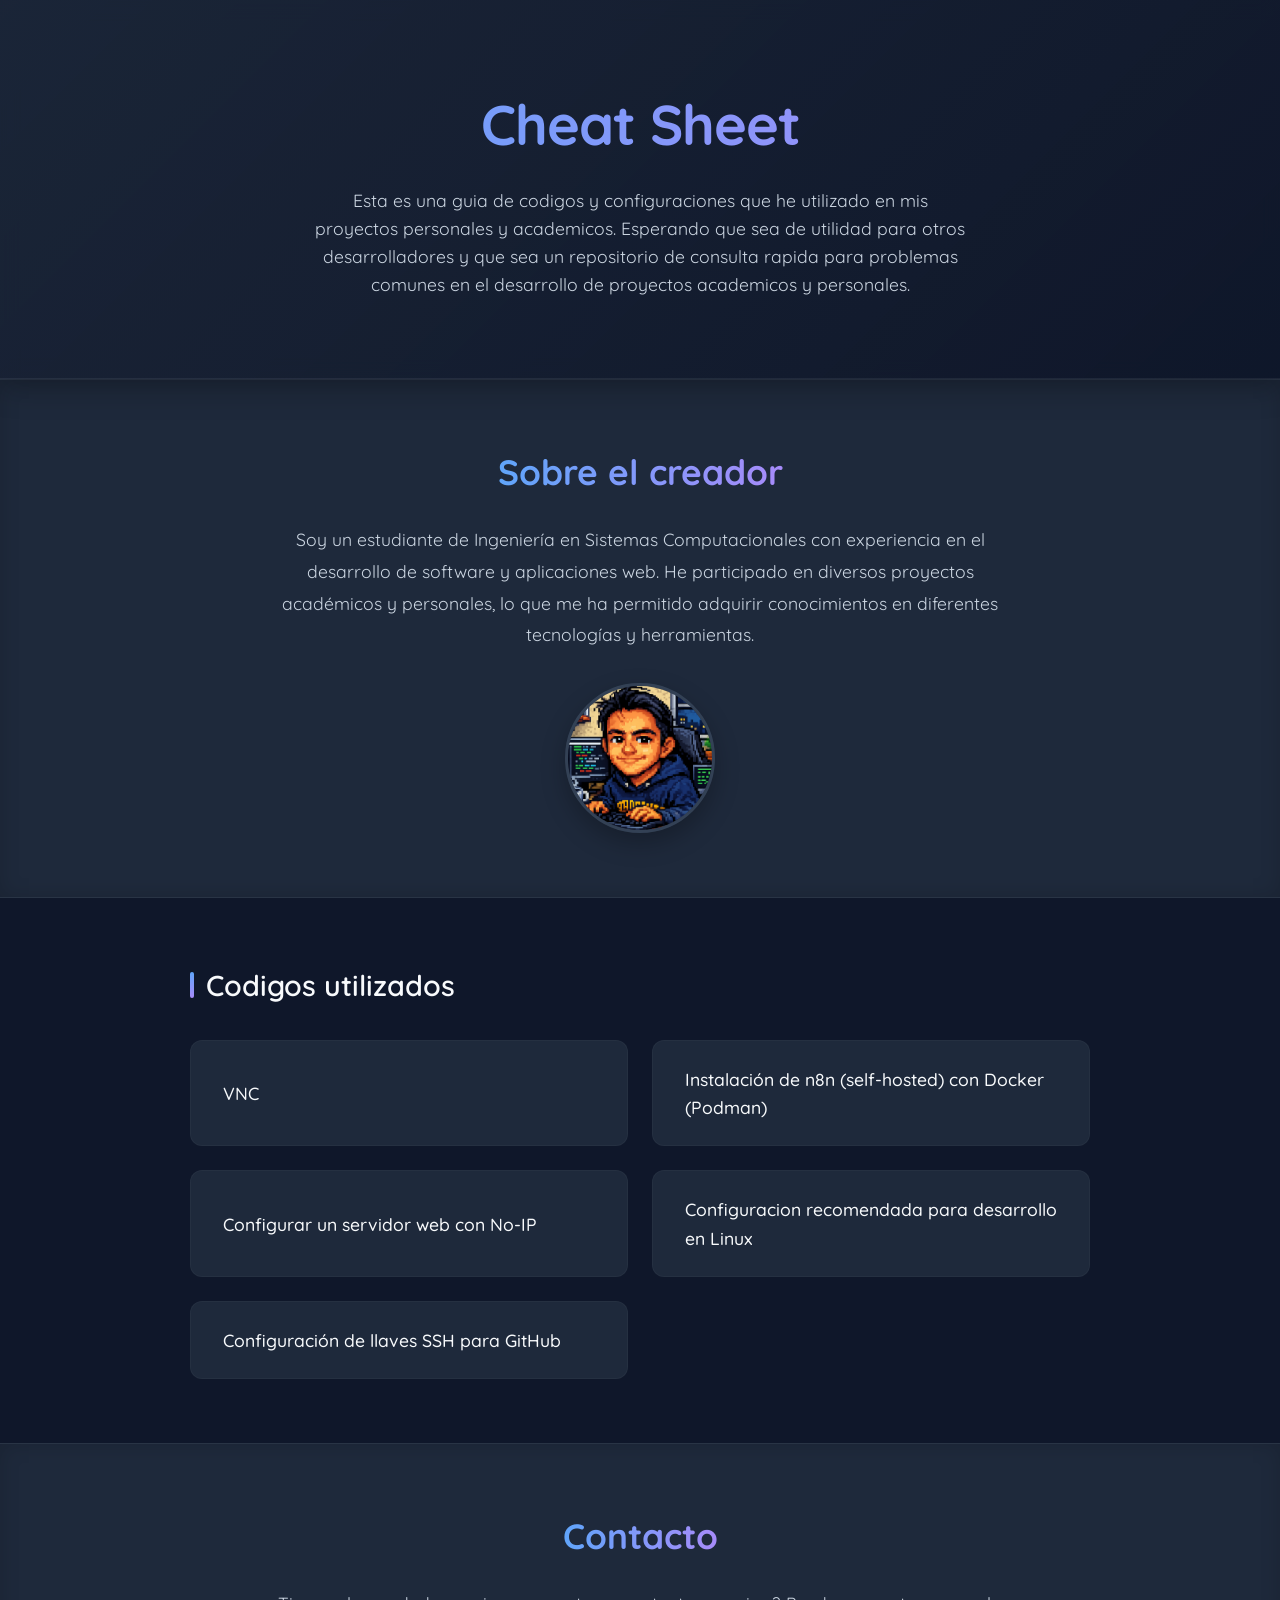
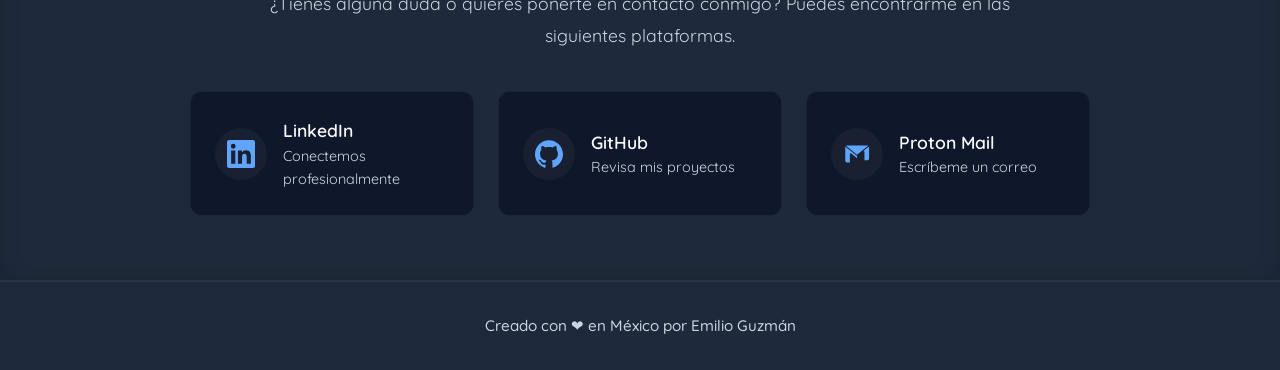
<file: index.html>
<!DOCTYPE html>
<html lang="en">

<head>
    <meta charset="UTF-8">
    <link rel="stylesheet" href="style.css">
    <meta name="viewport" content="width=device-width, initial-scale=1.0">
    <title> Hojas de trampa </title>
</head>

<body>

    <header class="container">
        <div class="interior-contenedor">
            <h1 class="title-container"> Cheat Sheet</h1>
            <p class="subtitle-container">
                Esta es una guia de codigos y configuraciones que he utilizado en mis proyectos personales y academicos.
                Esperando que
                sea de utilidad para otros desarrolladores y que sea un repositorio de consulta rapida para problemas
                comunes en el
                desarrollo de proyectos academicos y personales.
            </p>
        </div>
    </header>

    <section class="container">
        <div class="interior-contenedor">
            <h1 class="title-container"> Sobre el creador </h1>
            <p class="subtitle-creador">
                Soy un estudiante de Ingeniería en Sistemas Computacionales con experiencia en el desarrollo de software
                y
                aplicaciones web. He participado en diversos proyectos académicos y personales, lo que me ha permitido
                adquirir conocimientos en diferentes tecnologías y herramientas.
            </p>

            <div class="contenedor-imagen">
                <img src="img/pixelart.png" alt="" class="imagen-creador">
            </div>
        </div>

    </section>

    <main class="container">
        <div class="interior-contenedor">
            <p class="title-container"> Codigos utilizados </p>
            <ul class="list-sheets">
                <li class="list-element"><a href="cheatsheets/vnc/vnc.html" class="link-list"> VNC </a></li>
                <li class="list-element"><a href="cheatsheets/n8n/n8n.html" class="link-list"> Instalación de n8n (self-hosted) con Docker (Podman) </a></li>
                <li class="list-element"><a href="" class="link-list"> Configurar un servidor web con No-IP</a></li>
                <li class="list-element"><a href="" class="link-list"> Configuracion recomendada para desarrollo en
                        Linux</a></li>
                <li class="list-element"><a href="" class="link-list">Configuración de llaves SSH para GitHub</a></li>
            </ul>
        </div>
    </main>

    <section class="container contacto">
        <div class="interior-contenedor">
            <h1 class="title-container"> Contacto </h1>
            <p class="subtitle-creador">
                ¿Tienes alguna duda o quieres ponerte en contacto conmigo? Puedes encontrarme en las siguientes
                plataformas.
            </p>

            <div class="contacto-grid">
                <a href="https://www.linkedin.com/" class="contacto-card" target="_blank" rel="noopener noreferrer">
                    <span class="contacto-icono">
                        <svg xmlns="http://www.w3.org/2000/svg" width="28" height="28" viewBox="0 0 24 24"
                            fill="currentColor">
                            <path
                                d="M20.447 20.452h-3.554v-5.569c0-1.328-.027-3.037-1.852-3.037-1.853 0-2.136 1.445-2.136 2.939v5.667H9.351V9h3.414v1.561h.046c.477-.9 1.637-1.85 3.37-1.85 3.601 0 4.267 2.37 4.267 5.455v6.286zM5.337 7.433a2.062 2.062 0 0 1-2.063-2.065 2.064 2.064 0 1 1 2.063 2.065zm1.782 13.019H3.555V9h3.564v11.452zM22.225 0H1.771C.792 0 0 .774 0 1.729v20.542C0 23.227.792 24 1.771 24h20.451C23.2 24 24 23.227 24 22.271V1.729C24 .774 23.2 0 22.225 0z" />
                        </svg>
                    </span>
                    <span class="contacto-texto">
                        <span class="contacto-nombre">LinkedIn</span>
                        <span class="contacto-detalle">Conectemos profesionalmente</span>
                    </span>
                </a>

                <a href="https://github.com/" class="contacto-card" target="_blank" rel="noopener noreferrer">
                    <span class="contacto-icono">
                        <svg xmlns="http://www.w3.org/2000/svg" width="28" height="28" viewBox="0 0 24 24"
                            fill="currentColor">
                            <path
                                d="M12 .297c-6.63 0-12 5.373-12 12 0 5.303 3.438 9.8 8.205 11.385.6.113.82-.258.82-.577 0-.285-.01-1.04-.015-2.04-3.338.724-4.042-1.61-4.042-1.61C4.422 18.07 3.633 17.7 3.633 17.7c-1.087-.744.084-.729.084-.729 1.205.084 1.838 1.236 1.838 1.236 1.07 1.835 2.809 1.305 3.495.998.108-.776.417-1.305.76-1.605-2.665-.3-5.466-1.332-5.466-5.93 0-1.31.465-2.38 1.235-3.22-.135-.303-.54-1.523.105-3.176 0 0 1.005-.322 3.3 1.23.96-.267 1.98-.399 3-.405 1.02.006 2.04.138 3 .405 2.28-1.552 3.285-1.23 3.285-1.23.645 1.653.24 2.873.12 3.176.765.84 1.23 1.91 1.23 3.22 0 4.61-2.805 5.625-5.475 5.92.42.36.81 1.096.81 2.22 0 1.606-.015 2.896-.015 3.286 0 .315.21.69.825.57C20.565 22.092 24 17.592 24 12.297c0-6.627-5.373-12-12-12" />
                        </svg>
                    </span>
                    <span class="contacto-texto">
                        <span class="contacto-nombre">GitHub</span>
                        <span class="contacto-detalle">Revisa mis proyectos</span>
                    </span>
                </a>

                <a href="mailto:emilioag2703@proton.me" class="contacto-card">
                    <span class="contacto-icono">
                        <svg xmlns="http://www.w3.org/2000/svg" width="28" height="28" viewBox="0 0 24 24"
                            fill="currentColor">
                            <path
                                d="M12.083 13.62L1.92 5.51v12.31a1.49 1.49 0 0 0 1.49 1.49h2.475v-7.108a.75.75 0 0 1 1.215-.59l4.983 3.977zm.083.066l4.998-3.99a.75.75 0 0 1 1.216.587v7.117h2.475a1.49 1.49 0 0 0 1.49-1.49V5.51l-2.32 1.852zM20.59 4.69H3.41a1.49 1.49 0 0 0-.93.326l9.51 7.587 9.51-7.587a1.49 1.49 0 0 0-.91-.326z" />
                        </svg>
                    </span>
                    <span class="contacto-texto">
                        <span class="contacto-nombre">Proton Mail</span>
                        <span class="contacto-detalle">Escríbeme un correo</span>
                    </span>
                </a>
            </div>
        </div>
    </section>

    <footer class="container">
        <div class="interior-contenedor">
            <p class="texto-footer"> Creado con &#10084; en México por Emilio Guzmán </p>
        </div>
    </footer>
</body>

</html>
</file>
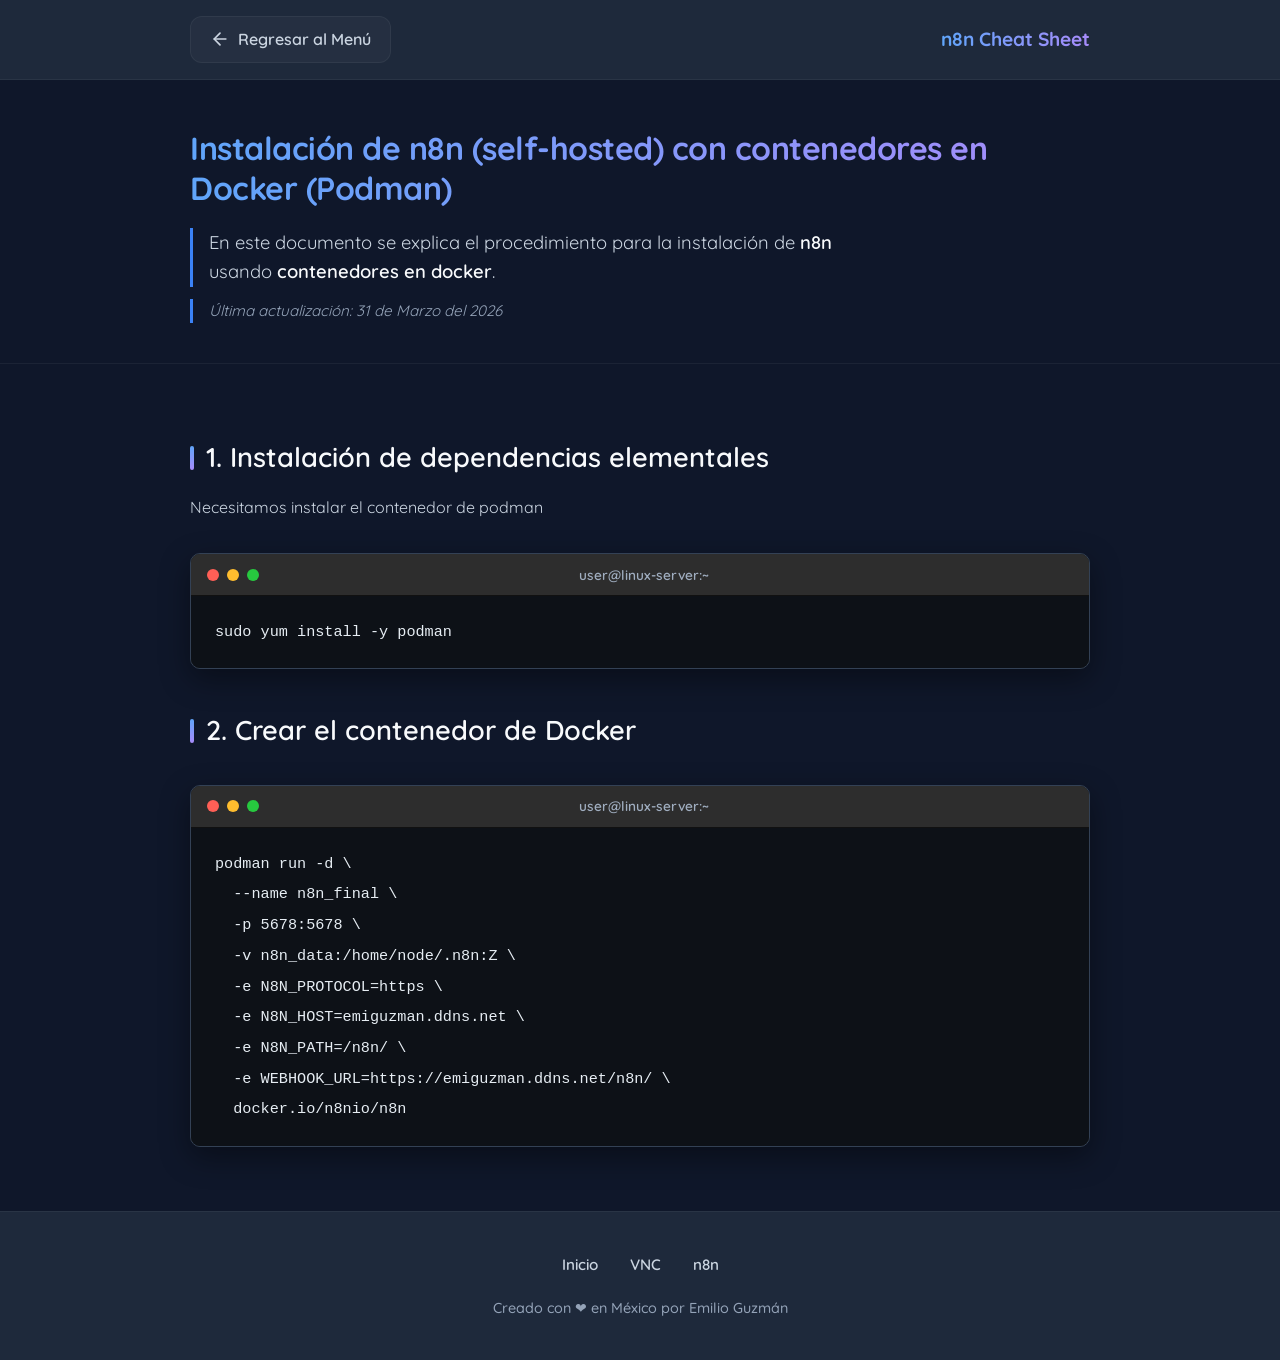
<file: cheatsheets/n8n/n8n.html>
<!DOCTYPE html>
<html lang="en">

<head>
    <meta charset="UTF-8">
    <meta name="viewport" content="width=device-width, initial-scale=1.0">
    <link rel="stylesheet" href="../generals.css">
    <title> n8n | Cheatsheet</title>
</head>

<body>
    <nav class="navbar container">
        <div class="interior-contenedor navbar-content">
            <a href="../../index.html" class="btn-back">
                <svg xmlns="http://www.w3.org/2000/svg" width="20" height="20" viewBox="0 0 24 24" fill="none"
                    stroke="currentColor" stroke-width="2" stroke-linecap="round" stroke-linejoin="round">
                    <line x1="19" y1="12" x2="5" y2="12"></line>
                    <polyline points="12 19 5 12 12 5"></polyline>
                </svg>
                Regresar al Menú
            </a>
            <span class="navbar-title">n8n Cheat Sheet</span>
        </div>
    </nav>

    <header class="container">
        <div class="interior-contenedor">
            <p class="title-container"> Instalación de n8n (self-hosted) con contenedores en Docker (Podman) </p>
            <p class="subtitle-container">
                En este documento se explica el procedimiento para la instalación de <strong>n8n</strong> usando
                <strong>contenedores en docker</strong>.
            </p>
            <p class="subtitle-container">
                Última actualización: 31 de Marzo del 2026
            </p>
        </div>
    </header>

    <main class="container">
        <div class="interior-contenedor">

            <h2 class="title-container"> 1. Instalación de dependencias elementales</h2>
            <p> Necesitamos instalar el contenedor de podman </p>

            <div class="linux-terminal">
                <div class="linux-terminal-header">
                    <div class="terminal-actions">
                        <div class="terminal-action close"></div>
                        <div class="terminal-action minimize"></div>
                        <div class="terminal-action maximize"></div>
                    </div>
                    <div class="terminal-title">user@linux-server:~</div>
                </div>
                <div class="linux-terminal-content">
                    <p class="code-line">sudo yum install -y podman</p>
                </div>
            </div>

            <h2 class="title-container"> 2. Crear el contenedor de Docker</h2>

            <div class="linux-terminal">
                <div class="linux-terminal-header">
                    <div class="terminal-actions">
                        <div class="terminal-action close"></div>
                        <div class="terminal-action minimize"></div>
                        <div class="terminal-action maximize"></div>
                    </div>
                    <div class="terminal-title">user@linux-server:~</div>
                </div>
                <div class="linux-terminal-content">
                    <p class="code-line">podman run -d \</p>
                    <p class="code-line">  --name n8n_final \</p>
                    <p class="code-line">  -p 5678:5678 \</p>
                    <p class="code-line">  -v n8n_data:/home/node/.n8n:Z \</p>
                    <p class="code-line">  -e N8N_PROTOCOL=https \</p>
                    <p class="code-line">  -e N8N_HOST=emiguzman.ddns.net \</p>
                    <p class="code-line">  -e N8N_PATH=/n8n/ \</p>
                    <p class="code-line">  -e WEBHOOK_URL=https://emiguzman.ddns.net/n8n/ \</p>
                    <p class="code-line">  docker.io/n8nio/n8n</p>
                </div>
            </div>

        </div>
    </main>

    <footer class="container">
        <div class="interior-contenedor">
            <ul class="footer-nav">
                <li><a href="../../index.html">Inicio</a></li>
                <li><a href="../vnc/vnc.html">VNC</a></li>
                <li><a href="../n8n/n8n.html">n8n</a></li>
            </ul>
            <p class="texto-footer"> Creado con &#10084; en México por Emilio Guzmán </p>
        </div>
    </footer>
</body>

</html>
</file>
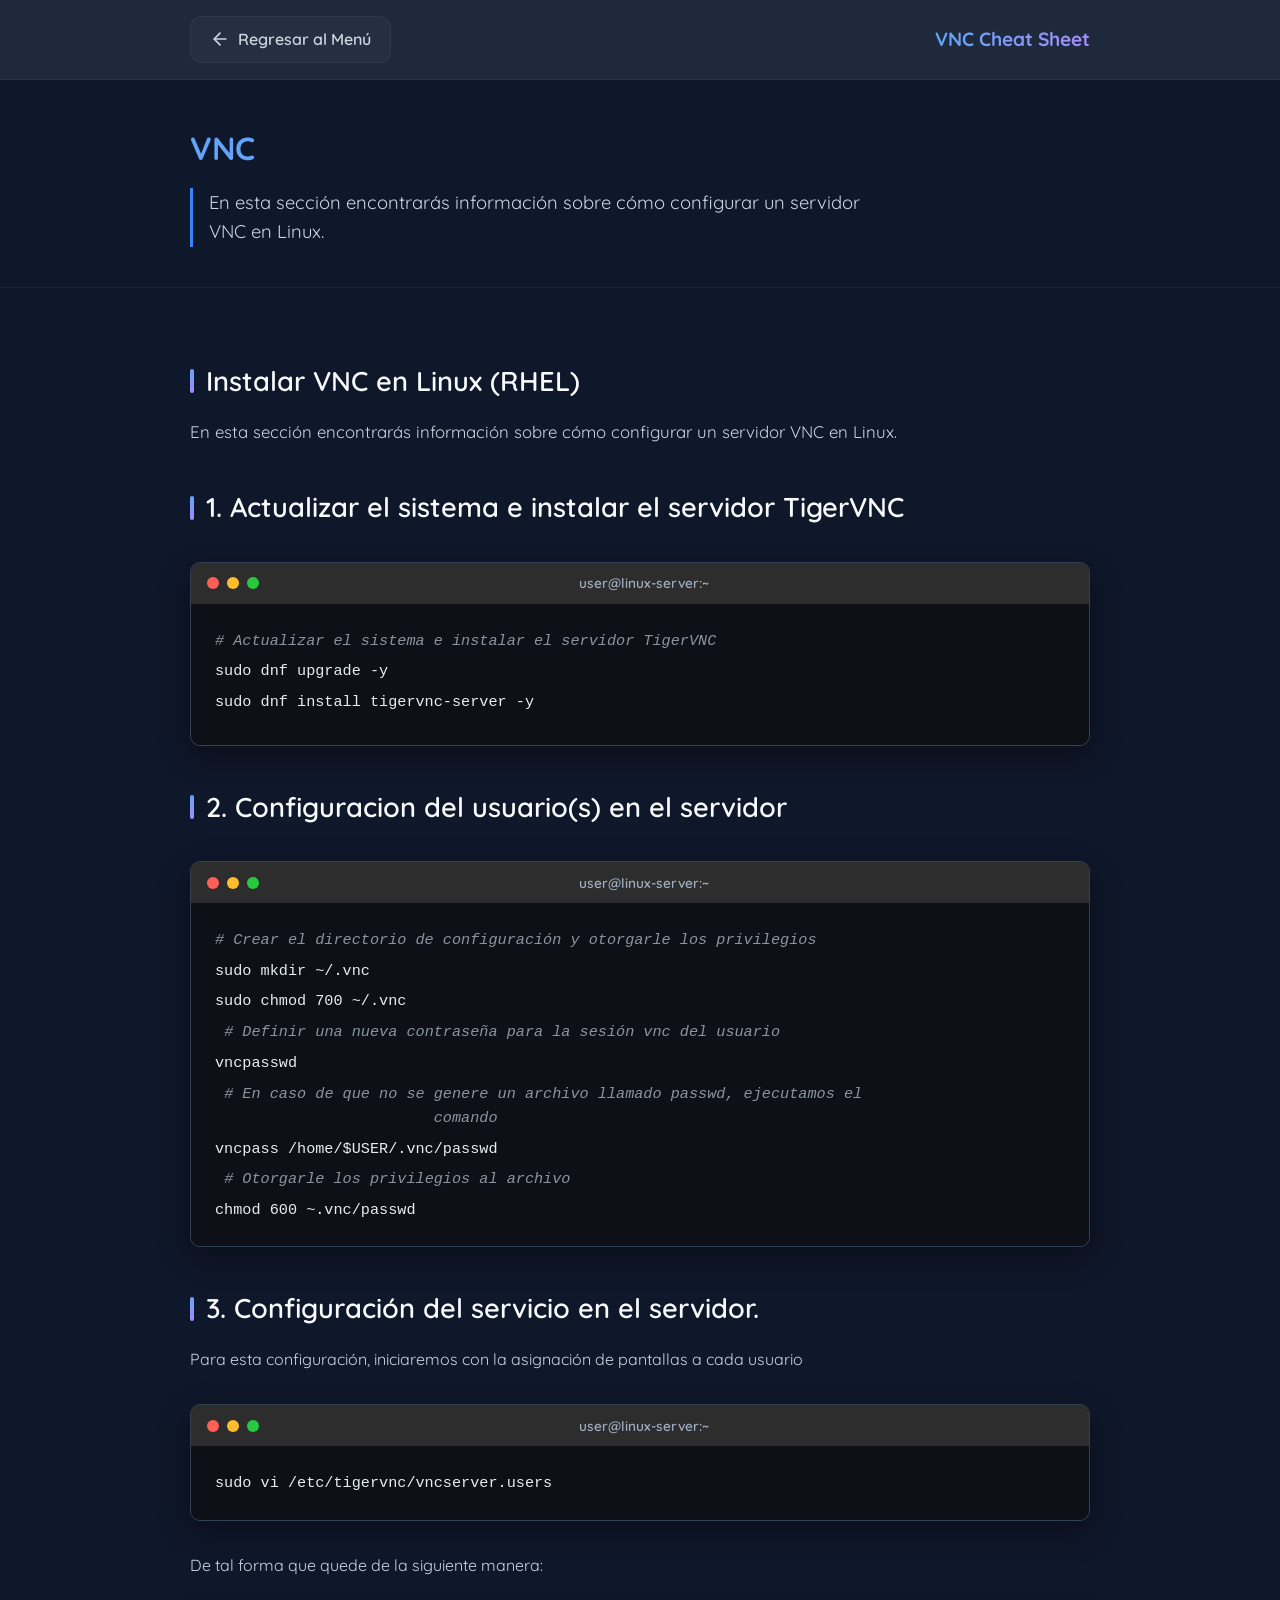
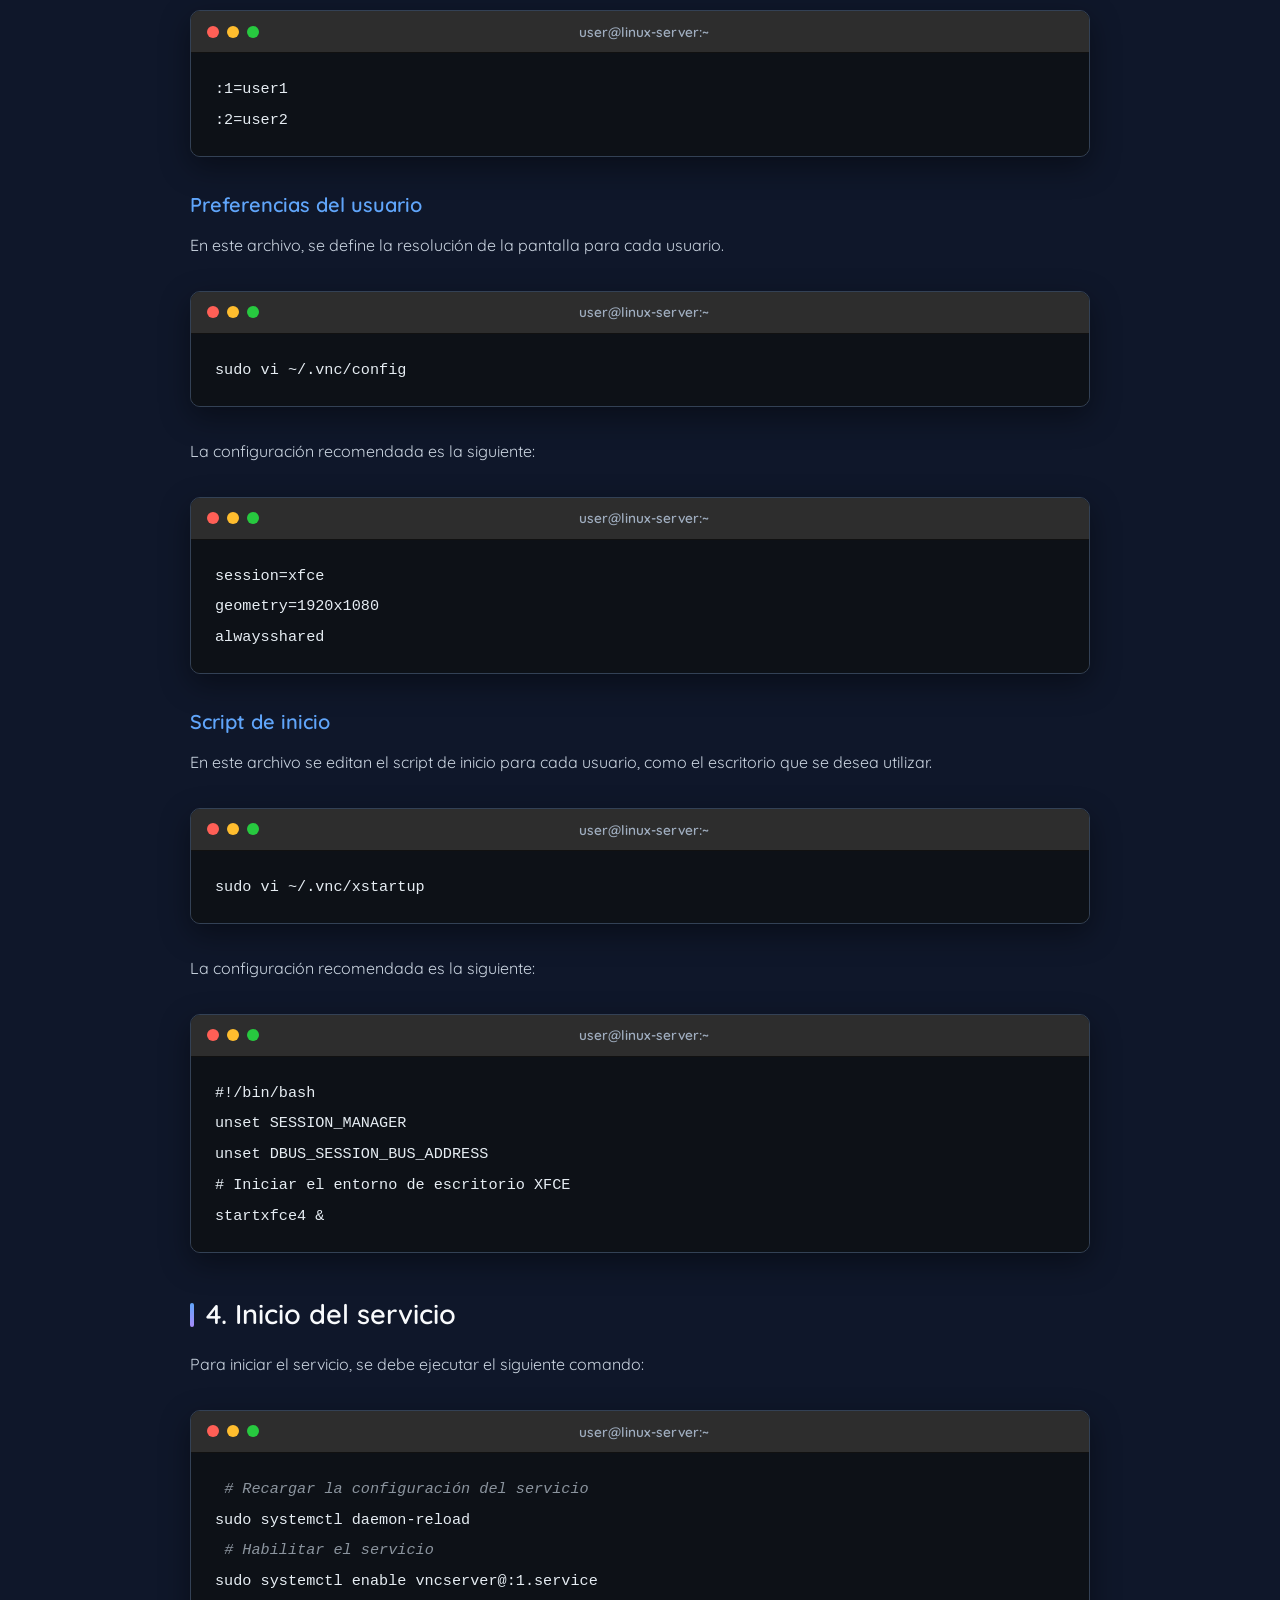
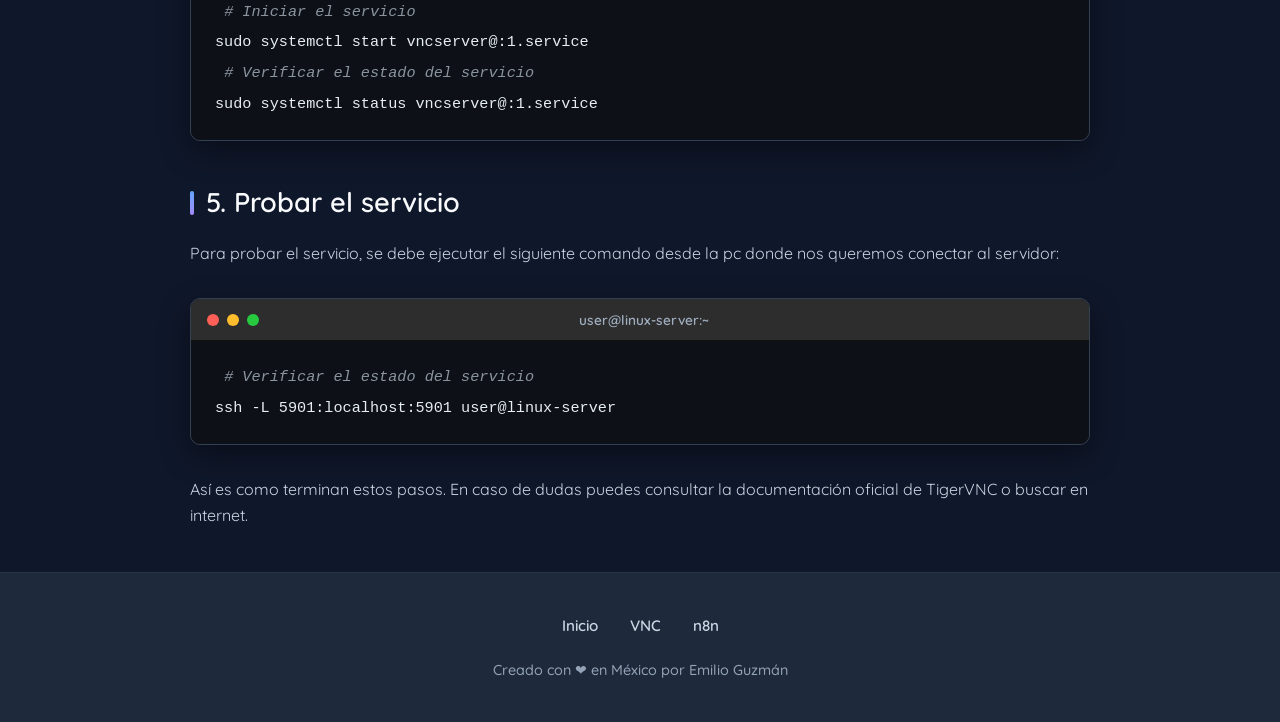
<file: cheatsheets/vnc/vnc.html>
<!DOCTYPE html>
<html lang="en">

<head>
    <meta charset="UTF-8">
    <meta name="viewport" content="width=device-width, initial-scale=1.0">
    <link rel="stylesheet" href="../generals.css">
    <title> VNC | Cheatsheet</title>
</head>

<body>
    <nav class="navbar container">
        <div class="interior-contenedor navbar-content">
            <a href="../../index.html" class="btn-back">
                <svg xmlns="http://www.w3.org/2000/svg" width="20" height="20" viewBox="0 0 24 24" fill="none"
                    stroke="currentColor" stroke-width="2" stroke-linecap="round" stroke-linejoin="round">
                    <line x1="19" y1="12" x2="5" y2="12"></line>
                    <polyline points="12 19 5 12 12 5"></polyline>
                </svg>
                Regresar al Menú
            </a>
            <span class="navbar-title">VNC Cheat Sheet</span>
        </div>
    </nav>

    <header class="container">
        <div class="interior-contenedor">
            <p class="title-container"> VNC </p>
            <p class="subtitle-container">
                En esta sección encontrarás información sobre cómo configurar un servidor VNC en Linux.
            </p>
        </div>
    </header>

    <main class="container">
        <div class="interior-contenedor">
            <h1 class="title-container"> Instalar VNC en Linux (RHEL)</h1>
            <p class="subtitle-container">
                En esta sección encontrarás información sobre cómo configurar un servidor VNC en Linux.
            </p>

            <h2 class="title-container"> 1. Actualizar el sistema e instalar el servidor TigerVNC</h2>

            <div class="linux-terminal">
                <div class="linux-terminal-header">
                    <div class="terminal-actions">
                        <div class="terminal-action close"></div>
                        <div class="terminal-action minimize"></div>
                        <div class="terminal-action maximize"></div>
                    </div>
                    <div class="terminal-title">user@linux-server:~</div>
                </div>
                <div class="linux-terminal-content">
                    <p class="comment-line"># Actualizar el sistema e instalar el servidor TigerVNC</p>
                    <p class="code-line">sudo dnf upgrade -y</p>
                    <p class="code-line">sudo dnf install tigervnc-server -y</p>
                    <p class="code-line"></p>
                </div>
            </div>

            <h2 class="title-container">2. Configuracion del usuario(s) en el servidor </h2>

            <div class="linux-terminal">
                <div class="linux-terminal-header">
                    <div class="terminal-actions">
                        <div class="terminal-action close"></div>
                        <div class="terminal-action minimize"></div>
                        <div class="terminal-action maximize"></div>
                    </div>
                    <div class="terminal-title">user@linux-server:~</div>
                </div>
                <div class="linux-terminal-content">
                    <p class="comment-line"># Crear el directorio de configuración y otorgarle los privilegios </p>
                    <p class="code-line">sudo mkdir ~/.vnc</p>
                    <p class="code-line">sudo chmod 700 ~/.vnc</p>
                    <p class="code-line"></p>
                    <p class="comment-line"> # Definir una nueva contraseña para la sesión vnc del usuario</p>
                    <p class="code-line">vncpasswd</p>
                    <p class="comment-line"> # En caso de que no se genere un archivo llamado passwd, ejecutamos el
                        comando </p>
                    <p class="code-line">vncpass /home/$USER/.vnc/passwd</p>
                    <p class="comment-line"> # Otorgarle los privilegios al archivo </p>
                    <p class="code-line">chmod 600 ~.vnc/passwd</p>
                </div>
            </div>

            <h2 class="title-container"> 3. Configuración del servicio en el servidor.</h2>
            <p> Para esta configuración, iniciaremos con la asignación de pantallas a cada usuario </p>
            <div class="linux-terminal">
                <div class="linux-terminal-header">
                    <div class="terminal-actions">
                        <div class="terminal-action close"></div>
                        <div class="terminal-action minimize"></div>
                        <div class="terminal-action maximize"></div>
                    </div>
                    <div class="terminal-title">user@linux-server:~</div>
                </div>
                <div class="linux-terminal-content">
                    <p class="code-line">sudo vi /etc/tigervnc/vncserver.users</p>
                </div>
            </div>

            <p> De tal forma que quede de la siguiente manera:</p>
            <div class="linux-terminal">
                <div class="linux-terminal-header">
                    <div class="terminal-actions">
                        <div class="terminal-action close"></div>
                        <div class="terminal-action minimize"></div>
                        <div class="terminal-action maximize"></div>
                    </div>
                    <div class="terminal-title">user@linux-server:~</div>
                </div>
                <div class="linux-terminal-content">
                    <p class="code-line">:1=user1</p>
                    <p class="code-line">:2=user2</p>
                </div>
            </div>

            <h3> Preferencias del usuario </h3>
            <p> En este archivo, se define la resolución de la pantalla para cada usuario. </p>
            <div class="linux-terminal">
                <div class="linux-terminal-header">
                    <div class="terminal-actions">
                        <div class="terminal-action close"></div>
                        <div class="terminal-action minimize"></div>
                        <div class="terminal-action maximize"></div>
                    </div>
                    <div class="terminal-title">user@linux-server:~</div>
                </div>
                <div class="linux-terminal-content">
                    <p class="code-line">sudo vi ~/.vnc/config</p>
                </div>
            </div>

            <p> La configuración recomendada es la siguiente: </p>
            <div class="linux-terminal">
                <div class="linux-terminal-header">
                    <div class="terminal-actions">
                        <div class="terminal-action close"></div>
                        <div class="terminal-action minimize"></div>
                        <div class="terminal-action maximize"></div>
                    </div>
                    <div class="terminal-title">user@linux-server:~</div>
                </div>
                <div class="linux-terminal-content">
                    <p class="code-line">session=xfce</p>
                    <p class="code-line">geometry=1920x1080</p>
                    <p class="code-line">alwaysshared</p>
                </div>
            </div>

            <h3> Script de inicio </h3>
            <p> En este archivo se editan el script de inicio para cada usuario, como el escritorio que se desea
                utilizar. </p>
            <div class="linux-terminal">
                <div class="linux-terminal-header">
                    <div class="terminal-actions">
                        <div class="terminal-action close"></div>
                        <div class="terminal-action minimize"></div>
                        <div class="terminal-action maximize"></div>
                    </div>
                    <div class="terminal-title">user@linux-server:~</div>
                </div>
                <div class="linux-terminal-content">
                    <p class="code-line">sudo vi ~/.vnc/xstartup</p>
                </div>
            </div>

            <p> La configuración recomendada es la siguiente: </p>
            <div class="linux-terminal">
                <div class="linux-terminal-header">
                    <div class="terminal-actions">
                        <div class="terminal-action close"></div>
                        <div class="terminal-action minimize"></div>
                        <div class="terminal-action maximize"></div>
                    </div>
                    <div class="terminal-title">user@linux-server:~</div>
                </div>
                <div class="linux-terminal-content">
                    <p class="code-line">#!/bin/bash</p>
                    <p class="code-line">unset SESSION_MANAGER</p>
                    <p class="code-line">unset DBUS_SESSION_BUS_ADDRESS</p>
                    <p class="code-line"># Iniciar el entorno de escritorio XFCE</p>
                    <p class="code-line">startxfce4 &</p>
                </div>
            </div>

            <h2 class="title-container"> 4. Inicio del servicio </h2>
            <p> Para iniciar el servicio, se debe ejecutar el siguiente comando: </p>
            <div class="linux-terminal">
                <div class="linux-terminal-header">
                    <div class="terminal-actions">
                        <div class="terminal-action close"></div>
                        <div class="terminal-action minimize"></div>
                        <div class="terminal-action maximize"></div>
                    </div>
                    <div class="terminal-title">user@linux-server:~</div>
                </div>
                <div class="linux-terminal-content">
                    <p class="comment-line"> # Recargar la configuración del servicio </p>
                    <p class="code-line">sudo systemctl daemon-reload</p>
                    <p class="comment-line"> # Habilitar el servicio </p>
                    <p class="code-line">sudo systemctl enable vncserver@:1.service</p>
                    <p class="comment-line"> # Iniciar el servicio </p>
                    <p class="code-line">sudo systemctl start vncserver@:1.service</p>
                    <p class="comment-line"> # Verificar el estado del servicio </p>
                    <p class="code-line">sudo systemctl status vncserver@:1.service</p>
                </div>
            </div>

            <h2 class="title-container"> 5. Probar el servicio</h2>
            <p> Para probar el servicio, se debe ejecutar el siguiente comando desde la pc donde nos queremos conectar
                al servidor: </p>
            <div class="linux-terminal">
                <div class="linux-terminal-header">
                    <div class="terminal-actions">
                        <div class="terminal-action close"></div>
                        <div class="terminal-action minimize"></div>
                        <div class="terminal-action maximize"></div>
                    </div>
                    <div class="terminal-title">user@linux-server:~</div>
                </div>
                <div class="linux-terminal-content">
                    <p class="comment-line"> # Verificar el estado del servicio </p>
                    <p class="code-line">ssh -L 5901:localhost:5901 user@linux-server</p>
                </div>
            </div>

            <p> Así es como terminan estos pasos. En caso de dudas puedes consultar la documentación oficial de TigerVNC
                o buscar en internet. </p>

        </div>
    </main>

    <footer class="container">
        <div class="interior-contenedor">
            <ul class="footer-nav">
                <li><a href="../../index.html">Inicio</a></li>
                <li><a href="../vnc/vnc.html">VNC</a></li>
                <li><a href="../n8n/n8n.html">n8n</a></li>
            </ul>
            <p class="texto-footer"> Creado con &#10084; en México por Emilio Guzmán </p>
        </div>
    </footer>
</body>

</html>
</file>
<file: style.css>
@import url('https://fonts.googleapis.com/css2?family=Quicksand:wght@300..700&display=swap');

:root {
    /* Paleta de Colores - Tema Moderno Oscuro (Glassmorphism sutil) */
    --bg-color: #0f172a;
    /* Fondo principal */
    --surface-color: #1e293b;
    /* Fondo de tarjetas / pie de página */
    --surface-hover: #334155;
    /* Fondo de tarjetas al pasar el ratón */
    --text-primary: #f8fafc;
    /* Texto principal */
    --text-secondary: #cbd5e1;
    /* Texto secundario (subtítulos) */

    /* Colores de Acento */
    --accent-color: #3b82f6;
    /* Azul para resaltados */
    --accent-hover: #60a5fa;
    /* Azul claro interacciones */
    --gradient-start: #60a5fa;
    /* Inicio del degradado de títulos */
    --gradient-end: #a78bfa;
    /* Fin del degradado de títulos */

    /* Espaciado y Tamaños */
    --max-width: 900px;
    --border-radius: 12px;
    --transition: all 0.3s cubic-bezier(0.4, 0, 0.2, 1);
}

* {
    margin: 0;
    padding: 0;
    box-sizing: border-box;
    font-family: 'Quicksand', sans-serif;
}

body {
    background-color: var(--bg-color);
    color: var(--text-primary);
    line-height: 1.6;
    display: flex;
    flex-direction: column;
    min-height: 100vh;
}

/* ==================================
   Contenedores Principales
   ================================== */
.container {
    width: 100%;
    padding: 2rem 1.5rem;
    display: flex;
    justify-content: center;
}

.interior-contenedor {
    width: 100%;
    max-width: var(--max-width);
}

/* ==================================
   Encabezado (Header)
   ================================== */
header.container {
    background: linear-gradient(135deg, rgba(30, 41, 59, 0.8) 0%, rgba(15, 23, 42, 0.95) 100%);
    border-bottom: 1px solid rgba(255, 255, 255, 0.05);
    padding: 5rem 1.5rem;
    text-align: center;
    box-shadow: 0 10px 30px rgba(0, 0, 0, 0.2);
    backdrop-filter: blur(10px);
    -webkit-backdrop-filter: blur(10px);
}

header .title-container {
    font-size: 3.5rem;
    font-weight: 700;
    margin-bottom: 1rem;
    background: linear-gradient(to right, var(--gradient-start), var(--gradient-end));
    -webkit-background-clip: text;
    -webkit-text-fill-color: transparent;
    letter-spacing: -1px;
    animation: fadeInDown 0.8s ease-out;
}

header .subtitle-container {
    font-size: 1.1rem;
    color: var(--text-secondary);
    max-width: 650px;
    margin: 0 auto;
    font-weight: 400;
    animation: fadeInUp 0.8s ease-out 0.2s both;
}

/* ==================================
   Sección Sobre el Creador
   ================================== */
section.container {
    background-color: var(--surface-color);
    /* Contraste con el fondo principal */
    border-top: 1px solid rgba(255, 255, 255, 0.05);
    border-bottom: 1px solid rgba(255, 255, 255, 0.05);
    padding: 4rem 1.5rem;
    box-shadow: inset 0 0 20px rgba(0, 0, 0, 0.15);
}

section .interior-contenedor {
    display: flex;
    flex-direction: column;
    align-items: center;
    text-align: center;
}

section .title-container {
    font-size: 2.2rem;
    font-weight: 700;
    margin-bottom: 1.5rem;
    background: linear-gradient(to right, var(--gradient-start), var(--gradient-end));
    -webkit-background-clip: text;
    -webkit-text-fill-color: transparent;
}

.subtitle-creador {
    font-size: 1.1rem;
    color: var(--text-secondary);
    max-width: 750px;
    margin: 0 auto 2rem;
    line-height: 1.8;
}

.contenedor-imagen {
    width: 150px;
    height: 150px;
    border-radius: 50%;
    overflow: hidden;
    border: 3px solid var(--surface-hover);
    box-shadow: 0 10px 25px rgba(0, 0, 0, 0.25);
    background-color: rgba(255, 255, 255, 0.05);
    /* Funciona como placeholder si la imagen está vacía */
    transition: var(--transition);
    display: flex;
    justify-content: center;
    align-items: center;
}

.contenedor-imagen:hover {
    transform: scale(1.05);
    border-color: var(--accent-hover);
}

.imagen-creador {
    height: 140%;
    object-fit: cover;
    display: block;
}

/* ==================================
   Contenido Principal (Main)
   ================================== */
main.container {
    flex: 1;
    /* Permite que el main crezca para empujar el footer hacia abajo */
    padding: 4rem 1.5rem;
}

main .title-container {
    font-size: 1.8rem;
    font-weight: 600;
    margin-bottom: 2rem;
    color: var(--text-primary);
    display: flex;
    align-items: center;
    gap: 0.75rem;
}

main .title-container::before {
    content: '';
    display: inline-block;
    width: 4px;
    height: 1.6rem;
    background: linear-gradient(to bottom, var(--gradient-start), var(--gradient-end));
    border-radius: 4px;
}

/* ==================================
   Lista de Códigos (Grid de Tarjetas)
   ================================== */
.list-sheets {
    list-style: none;
    display: grid;
    gap: 1.5rem;
    grid-template-columns: repeat(auto-fill, minmax(320px, 1fr));
}

.list-element {
    background-color: var(--surface-color);
    border-radius: var(--border-radius);
    transition: var(--transition);
    border: 1px solid rgba(255, 255, 255, 0.03);
    position: relative;
    overflow: hidden;
}

.list-element::before {
    content: '';
    position: absolute;
    top: 0;
    left: 0;
    width: 4px;
    height: 100%;
    background-color: transparent;
    transition: var(--transition);
}

.list-element:hover {
    transform: translateY(-5px);
    box-shadow: 0 15px 30px rgba(0, 0, 0, 0.3);
    background-color: var(--surface-hover);
    border-color: rgba(255, 255, 255, 0.1);
}

.list-element:hover::before {
    background: linear-gradient(to bottom, var(--gradient-start), var(--gradient-end));
}

.link-list {
    display: flex;
    align-items: center;
    padding: 1.5rem 1.5rem 1.5rem 2rem;
    text-decoration: none;
    color: var(--text-primary);
    font-weight: 500;
    font-size: 1.1rem;
    transition: var(--transition);
    height: 100%;
}

.list-element:hover .link-list {
    color: var(--accent-hover);
    padding-left: 2.5rem;
    /* Efecto de desplazamiento interior */
}

/* ==================================
   Sección de Contacto
   ================================== */
.contacto .subtitle-creador {
    margin-bottom: 2.5rem;
}

.contacto-grid {
    width: 100%;
    display: grid;
    gap: 1.5rem;
    grid-template-columns: repeat(auto-fit, minmax(260px, 1fr));
}

.contacto-card {
    display: flex;
    align-items: center;
    gap: 1rem;
    text-align: left;
    padding: 1.5rem;
    text-decoration: none;
    color: var(--text-primary);
    background-color: var(--bg-color);
    border: 1px solid rgba(255, 255, 255, 0.05);
    border-radius: var(--border-radius);
    transition: var(--transition);
}

.contacto-card:hover {
    transform: translateY(-5px);
    background-color: var(--surface-hover);
    border-color: rgba(255, 255, 255, 0.1);
    box-shadow: 0 15px 30px rgba(0, 0, 0, 0.3);
    color: var(--accent-hover);
}

.contacto-icono {
    display: flex;
    align-items: center;
    justify-content: center;
    width: 52px;
    height: 52px;
    flex-shrink: 0;
    border-radius: 50%;
    background-color: rgba(255, 255, 255, 0.04);
    color: var(--accent-hover);
    transition: var(--transition);
}

.contacto-card:hover .contacto-icono {
    background: linear-gradient(135deg, var(--gradient-start), var(--gradient-end));
    color: var(--bg-color);
}

.contacto-texto {
    display: flex;
    flex-direction: column;
}

.contacto-nombre {
    font-weight: 600;
    font-size: 1.1rem;
}

.contacto-detalle {
    font-size: 0.9rem;
    color: var(--text-secondary);
}

/* ==================================
   Pie de Página (Footer)
   ================================== */
footer.container {
    background-color: var(--surface-color);
    border-top: 1px solid rgba(255, 255, 255, 0.05);
    padding: 2rem 1.5rem;
    text-align: center;
    margin-top: auto;
}

.texto-footer {
    color: var(--text-secondary);
    font-size: 0.95rem;
    font-weight: 500;
}

/* ==================================
   Animaciones Simples
   ================================== */
@keyframes fadeInDown {
    from {
        opacity: 0;
        transform: translateY(-20px);
    }

    to {
        opacity: 1;
        transform: translateY(0);
    }
}

@keyframes fadeInUp {
    from {
        opacity: 0;
        transform: translateY(20px);
    }

    to {
        opacity: 1;
        transform: translateY(0);
    }
}

/* ==================================
   Diseño Responsivo (Media Queries)
   ================================== */
@media (max-width: 768px) {
    header .title-container {
        font-size: 2.5rem;
    }

    header.container {
        padding: 4rem 1rem;
    }

    main.container {
        padding: 2.5rem 1rem;
    }

    .list-sheets {
        grid-template-columns: 1fr;
    }
}

@media (max-width: 480px) {
    header .title-container {
        font-size: 2rem;
    }

    .link-list {
        font-size: 1rem;
        padding: 1.25rem 1.25rem 1.25rem 1.5rem;
    }

    .list-element:hover .link-list {
        padding-left: 2rem;
    }
}
</file>
<file: cheatsheets/generals.css>
@import url('https://fonts.googleapis.com/css2?family=Quicksand:wght@300..700&display=swap');

* {
    margin: 0;
    padding: 0;
    box-sizing: border-box;
    font-family: 'Quicksand', sans-serif;

}

:root {
    /* Paleta de Colores - Tema Moderno Oscuro (Glassmorphism sutil) */
    --bg-color: #0f172a;
    /* Fondo principal */
    --surface-color: #1e293b;
    /* Fondo de tarjetas / pie de página */
    --surface-hover: #334155;
    /* Fondo de tarjetas al pasar el ratón */
    --text-primary: #f8fafc;
    /* Texto principal */
    --text-secondary: #cbd5e1;
    /* Texto secundario (subtítulos) */

    /* Colores de Acento */
    --accent-color: #3b82f6;
    /* Azul para resaltados */
    --accent-hover: #60a5fa;
    /* Azul claro interacciones */
    --gradient-start: #60a5fa;
    /* Inicio del degradado de títulos */
    --gradient-end: #a78bfa;
    /* Fin del degradado de títulos */

    /* Espaciado y Tamaños */
    --max-width: 900px;
    --border-radius: 12px;
    --transition: all 0.3s cubic-bezier(0.4, 0, 0.2, 1);
}

body {
    background-color: var(--bg-color);
    color: var(--text-primary);
    line-height: 1.6;
    display: flex;
    flex-direction: column;
    min-height: 100vh;
}

.container {
    width: 100%;
    padding: 2rem 1.5rem;
    display: flex;
    justify-content: center;
}

.interior-contenedor {
    width: 100%;
    max-width: var(--max-width);
}

/* ==================================
   Encabezado de la Hoja (Header)
   ================================== */
header.container {
    border-bottom: 1px solid rgba(255, 255, 255, 0.05);
    padding: 3rem 1.5rem 2.5rem;
}

header .title-container {
    font-size: 2rem;
    font-weight: 700;
    line-height: 1.25;
    margin-bottom: 1.25rem;
    letter-spacing: -0.5px;
    background: linear-gradient(to right, var(--gradient-start), var(--gradient-end));
    -webkit-background-clip: text;
    background-clip: text;
    -webkit-text-fill-color: transparent;
}

header .subtitle-container {
    font-size: 1.15rem;
    color: var(--text-secondary);
    max-width: 700px;
    font-weight: 400;
    padding-left: 1rem;
    border-left: 3px solid var(--accent-color);
}

header .subtitle-container + .subtitle-container {
    margin-top: 0.75rem;
    font-size: 0.95rem;
    color: #94a3b8;
    font-style: italic;
}

header .subtitle-container strong {
    color: var(--text-primary);
    font-weight: 600;
}

/* ==================================
   Títulos de Sección y Descripciones
   ================================== */
main .title-container {
    font-size: 1.7rem;
    font-weight: 600;
    color: var(--text-primary);
    margin: 2.5rem 0 1rem;
    display: flex;
    align-items: center;
    gap: 0.75rem;
}

main .title-container::before {
    content: '';
    display: inline-block;
    width: 4px;
    height: 1.5rem;
    flex-shrink: 0;
    border-radius: 4px;
    background: linear-gradient(to bottom, var(--gradient-start), var(--gradient-end));
}

main .subtitle-container {
    font-size: 1.05rem;
    color: var(--text-secondary);
    margin-bottom: 1rem;
}

main h3 {
    font-size: 1.25rem;
    font-weight: 600;
    color: var(--accent-hover);
    margin: 2rem 0 0.75rem;
}

main p {
    color: var(--text-secondary);
    margin: 0.75rem 0;
}

main p strong {
    color: var(--text-primary);
    font-weight: 600;
}

/* ==================================
   Pie de Página (Footer)
   ================================== */
footer.container {
    background-color: var(--surface-color);
    border-top: 1px solid rgba(255, 255, 255, 0.05);
    padding: 2.5rem 1.5rem;
    margin-top: auto;
}

footer .interior-contenedor {
    display: flex;
    flex-direction: column;
    align-items: center;
    gap: 1.25rem;
    text-align: center;
}

.footer-nav {
    list-style: none;
    display: flex;
    flex-wrap: wrap;
    justify-content: center;
    gap: 0.5rem 2rem;
}

.footer-nav a {
    color: var(--text-secondary);
    text-decoration: none;
    font-weight: 600;
    font-size: 0.95rem;
    transition: var(--transition);
}

.footer-nav a:hover {
    color: var(--accent-hover);
}

.texto-footer {
    color: #94a3b8;
    font-size: 0.9rem;
    font-weight: 500;
}

/* --- Linux Terminal Styles --- */
.linux-terminal {
    background-color: #1e1e1e; /* Fondo clásico tipo terminal oscura */
    border-radius: 10px;
    box-shadow: 0 10px 30px rgba(0, 0, 0, 0.4);
    margin: 2rem 0;
    width: 100%;
    border: 1px solid var(--surface-hover);
    display: flex;
    flex-direction: column;
    overflow: hidden; /* Mantiene los bordes redondeados */
}

.linux-terminal-header {
    background-color: #2d2d2d;
    padding: 0.6rem 1rem;
    display: flex;
    align-items: center;
    border-bottom: 1px solid #111;
}

.terminal-actions {
    display: flex;
    gap: 8px;
}

.terminal-action {
    width: 12px;
    height: 12px;
    border-radius: 50%;
}

.terminal-action.close { background-color: #ff5f56; }
.terminal-action.minimize { background-color: #ffbd2e; }
.terminal-action.maximize { background-color: #27c93f; }

.terminal-title {
    color: #a0aec0;
    font-size: 0.85rem;
    font-weight: 600;
    flex-grow: 1;
    text-align: center;
    padding-right: 44px; /* Compensación para que el título quede verdaderamente centrado */
    user-select: none;
}

.linux-terminal-content {
    padding: 1.5rem;
    overflow-x: auto; /* Comportamiento responsivo, permite scroll lateral si la línea es muy larga */
    background-color: #0d1117; /* Fondo un poco más oscuro para el área de código */
}

.linux-terminal-content p:last-child {
    margin-bottom: 0;
}

/* Code and Comment Line Styles */
p.code-line, 
p.comment-line {
    font-family: 'Consolas', 'Menlo', 'Monaco', 'Courier New', Courier, monospace;
    font-size: 0.95rem;
    line-height: 1.6;
    margin: 0 0 0.4rem 0;
    white-space: pre-wrap; /* Permite que respete los espacios pero baje si es necesario */
    word-break: break-word;
}

p.code-line {
    color: #e6edf3; /* Gris claro/blanco, color común en terminales para texto de código */
}

p.comment-line {
    color: #8b949e; /* Color gris/verdoso sutil, común para comentarios en código */
    font-style: italic;
}

/* ==================================
   Navbar Styles
   ================================== */
.navbar {
    padding: 1rem 1.5rem;
    background-color: var(--surface-color);
    border-bottom: 1px solid rgba(255, 255, 255, 0.05);
    position: sticky;
    top: 0;
    z-index: 100;
}

.navbar-content {
    display: flex;
    justify-content: space-between;
    align-items: center;
}

.btn-back {
    display: flex;
    align-items: center;
    gap: 0.5rem;
    color: var(--text-secondary);
    text-decoration: none;
    font-weight: 600;
    font-size: 1rem;
    padding: 0.6rem 1.2rem;
    border-radius: var(--border-radius);
    background-color: rgba(255, 255, 255, 0.03);
    border: 1px solid rgba(255, 255, 255, 0.05);
    transition: var(--transition);
}

.btn-back:hover {
    color: var(--text-primary);
    background-color: var(--surface-hover);
    border-color: rgba(255, 255, 255, 0.1);
    transform: translateX(-3px);
}

.navbar-title {
    font-weight: 700;
    font-size: 1.2rem;
    color: var(--text-primary);
    background: linear-gradient(to right, var(--gradient-start), var(--gradient-end));
    -webkit-background-clip: text;
    background-clip: text;
    -webkit-text-fill-color: transparent;
}
</file>
